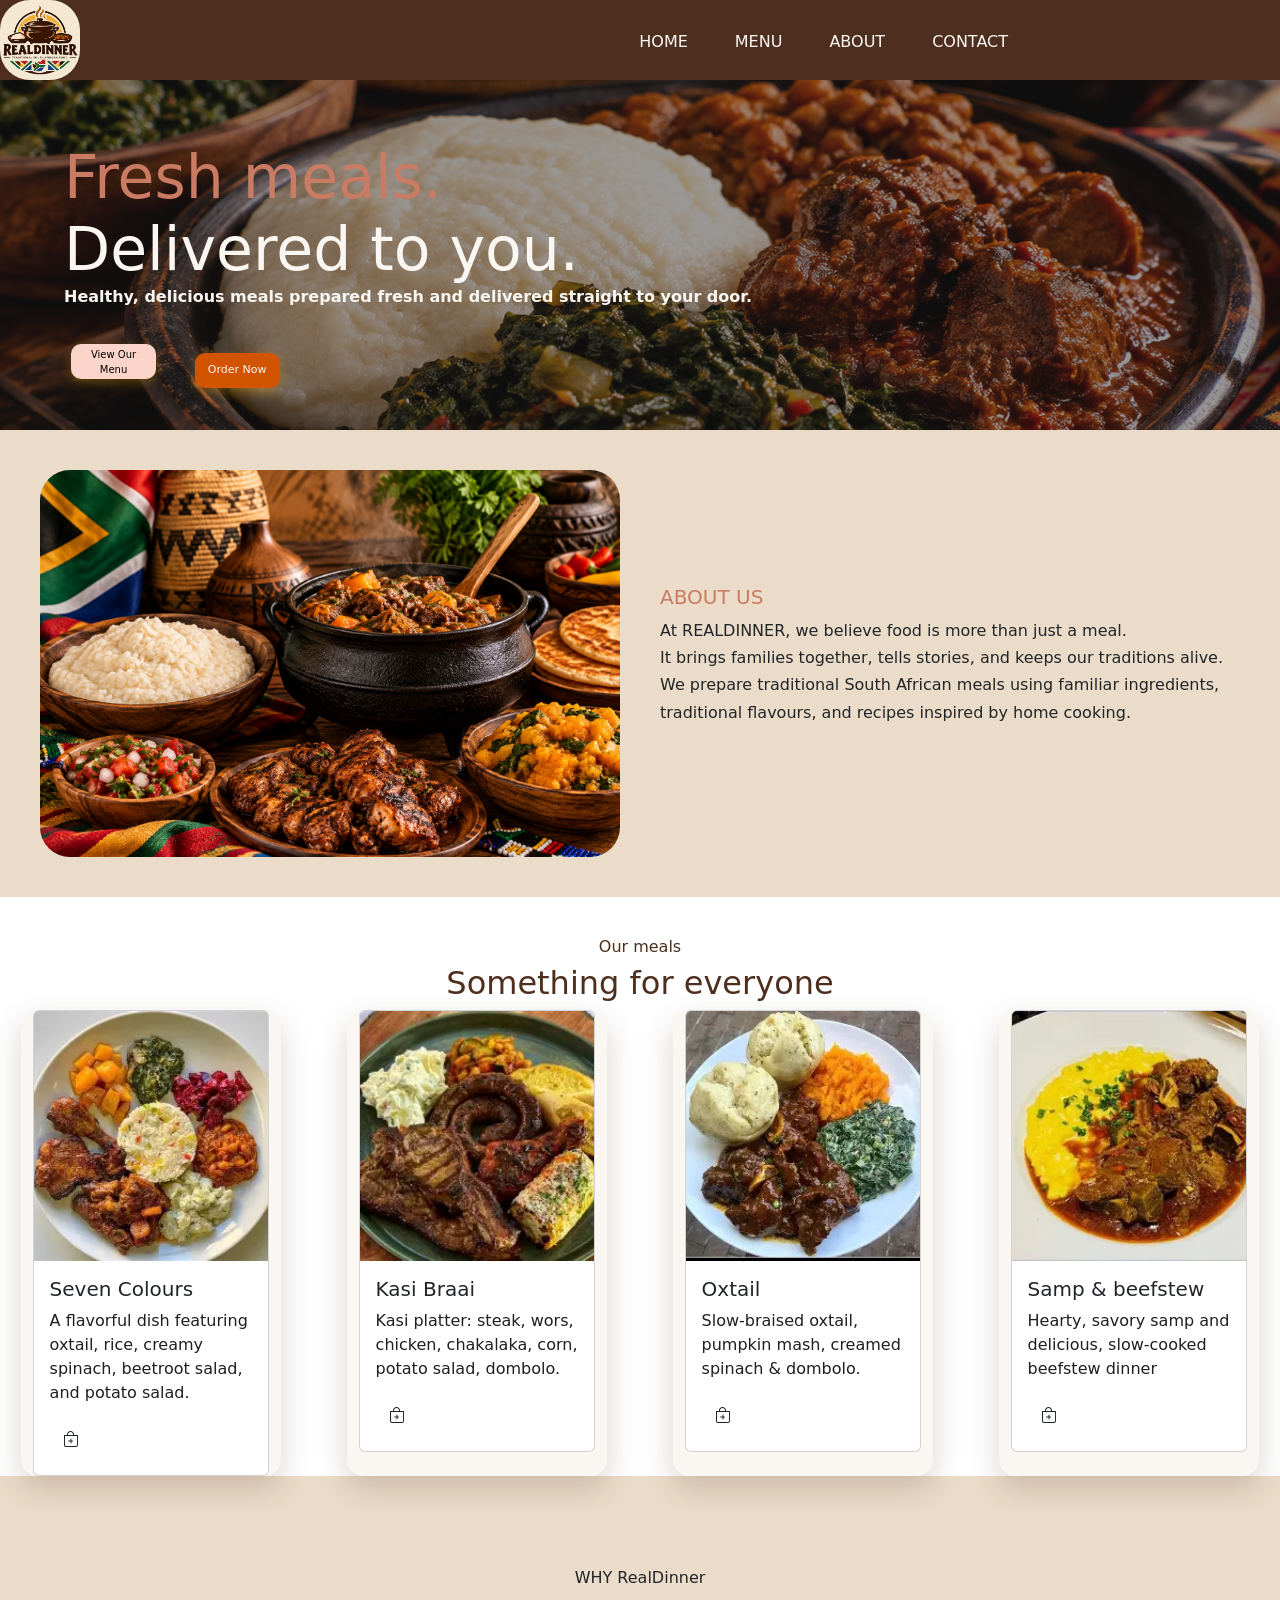
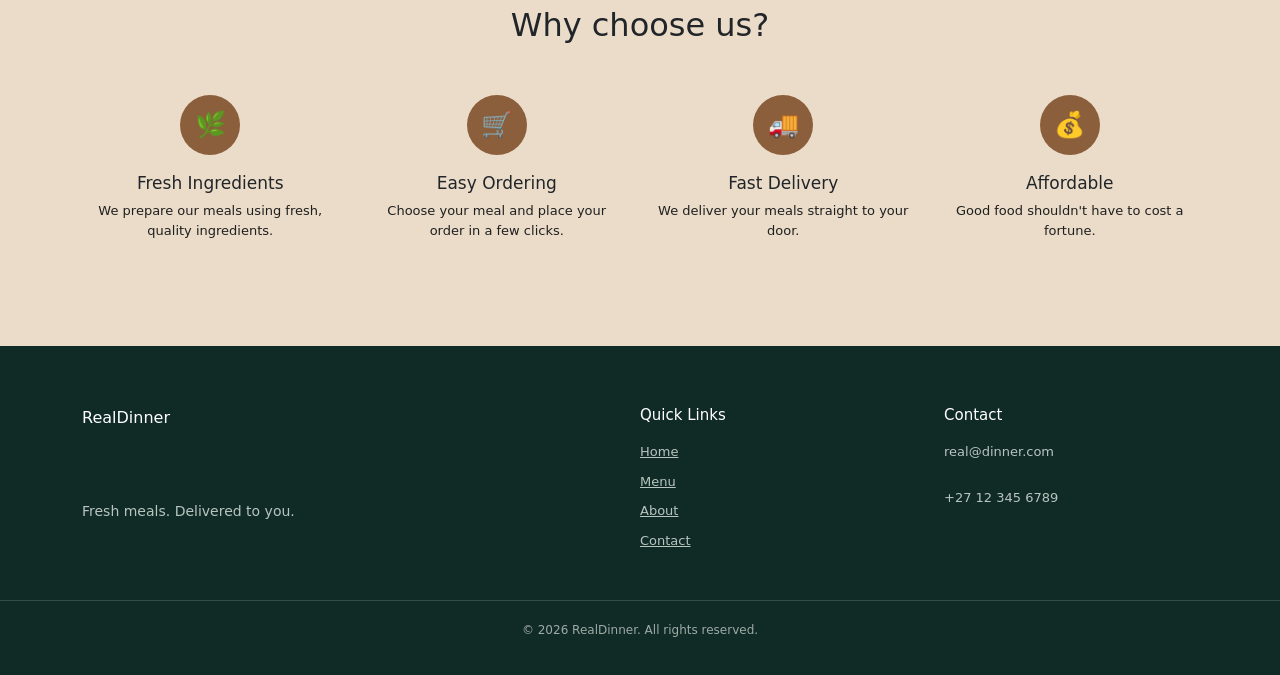
<file: index.html>
<!DOCTYPE html>
<html lang="en">
<head>
    <meta charset="UTF-8">
    <meta name="viewport" content="width=device-width, initial-scale=1.0">
    <link rel="stylesheet" href="style.css">
    <link href="https://cdn.jsdelivr.net/npm/bootstrap@5.3.8/dist/css/bootstrap.min.css" rel="stylesheet" integrity="sha384-sRIl4kxILFvY47J16cr9ZwB07vP4J8+LH7qKQnuqkuIAvNWLzeN8tE5YBujZqJLB" crossorigin="anonymous">
     <link rel="stylesheet" href="https://cdn.jsdelivr.net/npm/bootstrap-icons@1.11.3/font/bootstrap-icons.min.css">
    <title>RealDinner</title>
</head>
<body>
    <main class="mainBox" id="home">
            <img class="logo" src="img\ChatGPT Image Sep 6, 2026, 11_15_23 AM.png" alt="" srcset="">
        <nav>
            <ul>
               <li><a href="#home">HOME</a></li>
                <li><a href="#menu">MENU</a></li>
                <li><a href="#about">ABOUT</a></li>
                <li><a href="#contact">CONTACT</a></li>
            </ul>
        </nav>
           
    </main>
    <section class="hero">
        <div class="hero-content">
            <h1><span class="h1-partOne">Fresh meals. <br> </span> <span class="h1-partTwo">Delivered to you.</span></h1>
            <p>  Healthy, delicious meals prepared fresh and delivered straight to your door.</p>
            <p></p>
            <div class="btnS">
            <button class="mainBtn0" id="viewMenuBtn">View Our Menu</button>
            <button class="mainBtn" id="orderNowBtn">Order Now</button>
            </div>
        </div>
    </section>

    <section class="about" id="about">
    <img src="img\ChatGPT Image Sep 7, 2026, 01_58_23 PM.png" alt="">
    
    <div class="aboutUs">
    <h1>ABOUT US</h1>
    <p>At REALDINNER, we believe food is more than just a meal. <br> It brings families together, tells stories, and keeps our traditions alive. <br> We prepare traditional South African meals using familiar ingredients, traditional flavours, and recipes inspired by home cooking.</p>
    </div>
    </section>
     
    <section class="food" id="menu">
    <h6 class="heading">Our meals</h6>
    <h2>Something for everyone</h2>
  <div class="row row-cols-1 row-cols-sm-5 g-4 ">
  <div class="col">
      <div class="card">
      <img src="img\sevenc.webp" class="card-img-top" alt="...">
      <div class="card-body">
        <h5 class="card-title">Seven Colours</h5>
        <p class="card-text">A flavorful dish featuring oxtail, rice, creamy spinach, beetroot salad, and potato salad. </p>
        <button class="btn" type="submit"><i class="bi bi-bag-plus"></i></button>
      </div>
    </div>
  </div>
  <div class="col">
    <div class="card">
      <img src="img\braai.webp" class="card-img-top" alt="...">
      <div class="card-body">
        <h5 class="card-title">Kasi Braai</h5>
        <p class="card-text">Kasi platter: steak, wors, chicken, chakalaka, corn, potato salad, dombolo.</p>
        <button class="btn" type="submit"><i class="bi bi-bag-plus"></i></button>
    </div>
  </div>
  </div>
  <div class="col">
    <div class="card">
      <img src="img\oxtail.webp" class="card-img-top" alt="...">
      <div class="card-body">
        <h5 class="card-title">Oxtail</h5>
        <p class="card-text">Slow-braised oxtail, pumpkin mash, creamed spinach & dombolo.</p>
        <button class="btn"  type="submit"><i class="bi bi-bag-plus"></i></button>
      </div>
    </div>
  </div>
  <div class="col">
    <div class="card">
      <img src="img\samp&beefstew.webp" class="card-img-top" alt="...">
      <div class="card-body">
        <h5 class="card-title">Samp & beefstew</h5>
        <p class="card-text">Hearty, savory samp and delicious, slow-cooked beefstew dinner</p>
        <button class="btn"  type="submit"><i class="bi bi-bag-plus"></i></button>
    </div>
  </div>
 </div>
 </div>
 </section>
    <section class="why-us section">
     <div class="container">
      <div class="section-heading">
        <p class="section-label"> WHY RealDinner</p>
        <h2>Why choose us?</h2></div>
        <div class="benefits">
        <div class="benefit">
        <div class="benefit-icon"> 🌿</div>
        <h3>Fresh Ingredients</h3>
        <p>We prepare our meals using fresh, quality ingredients.</p>
    </div>
  
    <div class="benefit">
   <div class="benefit-icon">🛒</div>
    <h3>Easy Ordering</h3>
    <p>Choose your meal and place your order in a few clicks.</p>
  </div>
    <div class="benefit">
        <div class="benefit-icon">🚚</div>
        <h3>Fast Delivery</h3>
        <p>We deliver your meals straight to your door.</p>
    </div>
    <div class="benefit">
     <div class="benefit-icon">💰</div>
        <h3>Affordable</h3>
        <p>Good food shouldn't have to cost a fortune.</p>
    </div>
  </div>
 </div>
</section>

<footer id="contact">

        <div class="container footer-container">

            <div class="footer-brand">

                <div class="logo footer-logo">
                    RealDinner
                </div>

                <p>
                    Fresh meals. Delivered to you.
                </p>

            </div>


            <div class="footer-column">

                <h3>
                    Quick Links
                </h3>

                <a href="#home">Home</a>
                <a href="#menu">Menu</a>
                <a href="#about">About</a>
                <a href="#contact">Contact</a>

            </div>
            <div class="footer-column">
                <h3>
                    Contact
                </h3>
                <p>
                    real@dinner.com
                </p>
                <p>
                    +27 12 345 6789
                </p>
            </div>
        </div>
        <div class="footer-bottom">
            <p>
                © 2026 RealDinner. All rights reserved.
            </p>
        </div>
    </footer>


 <script src="index.js"></script>
    
</body>
</html>
</file>
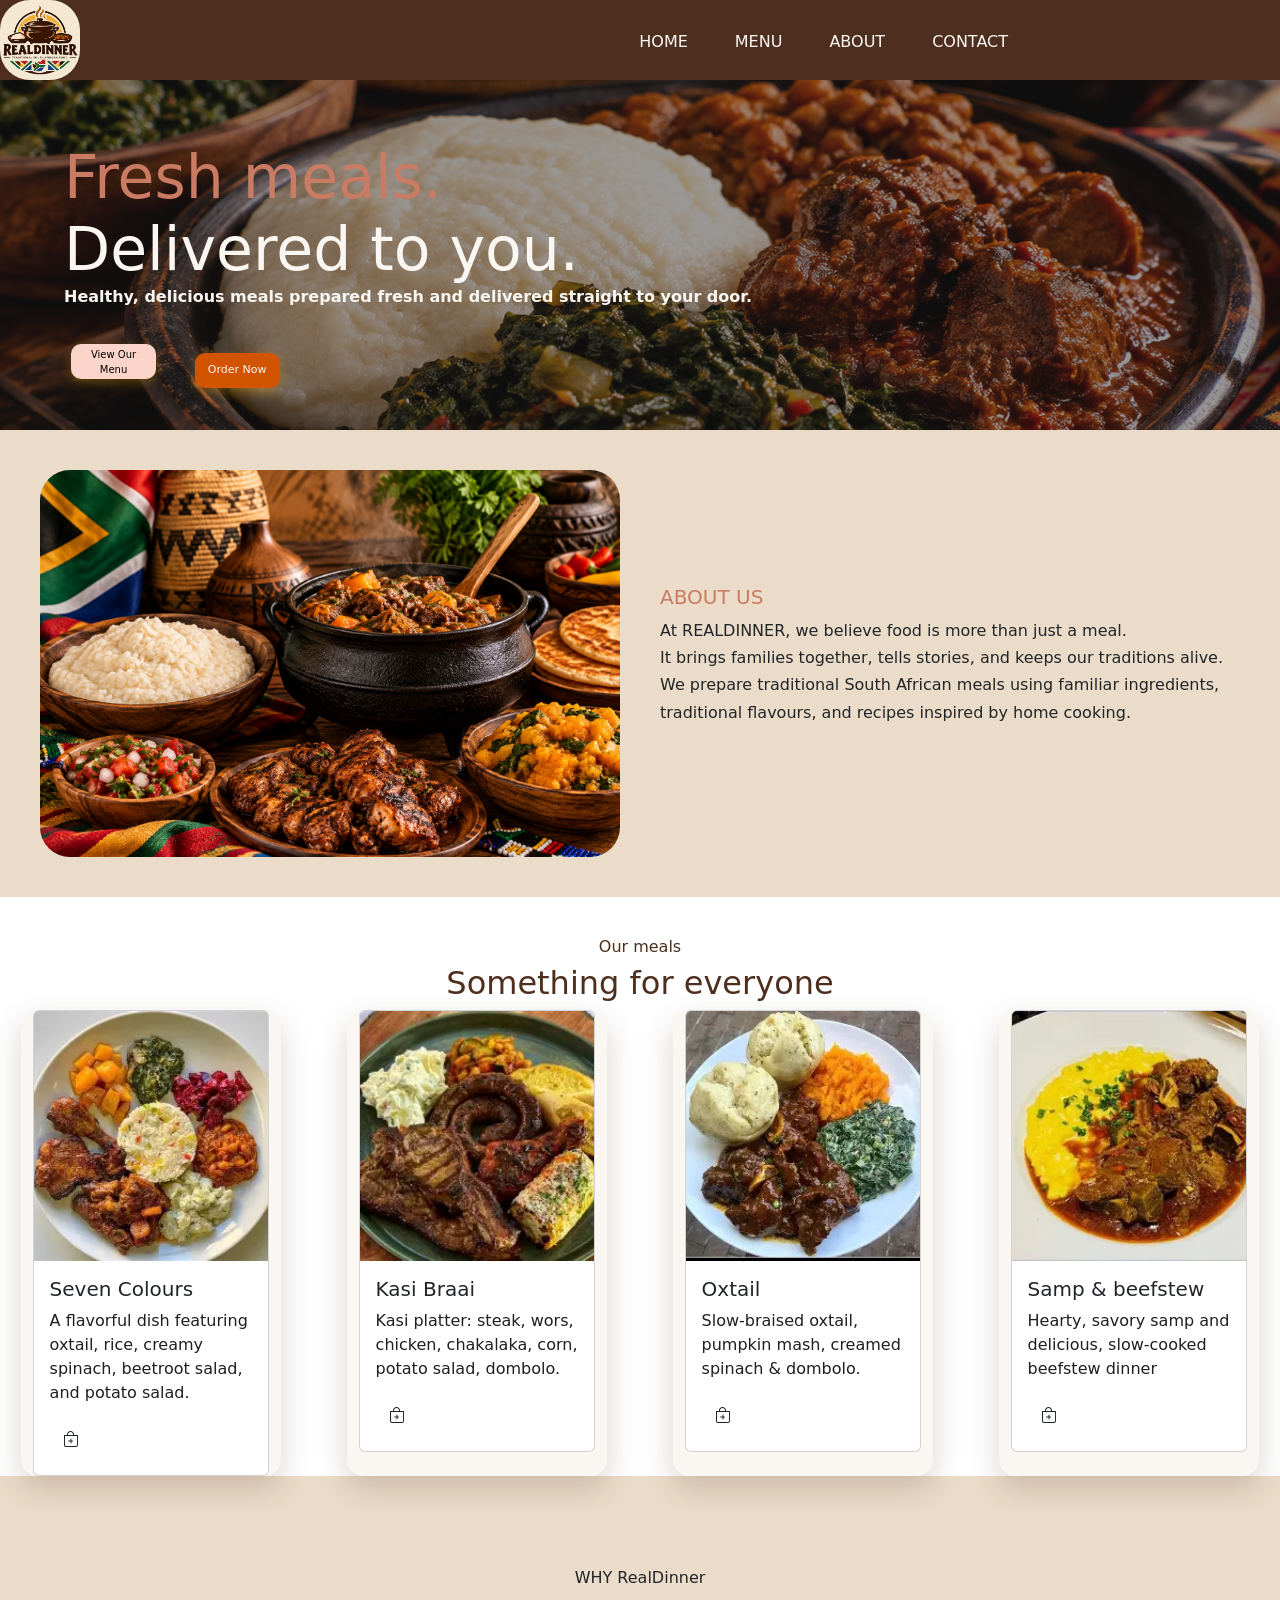
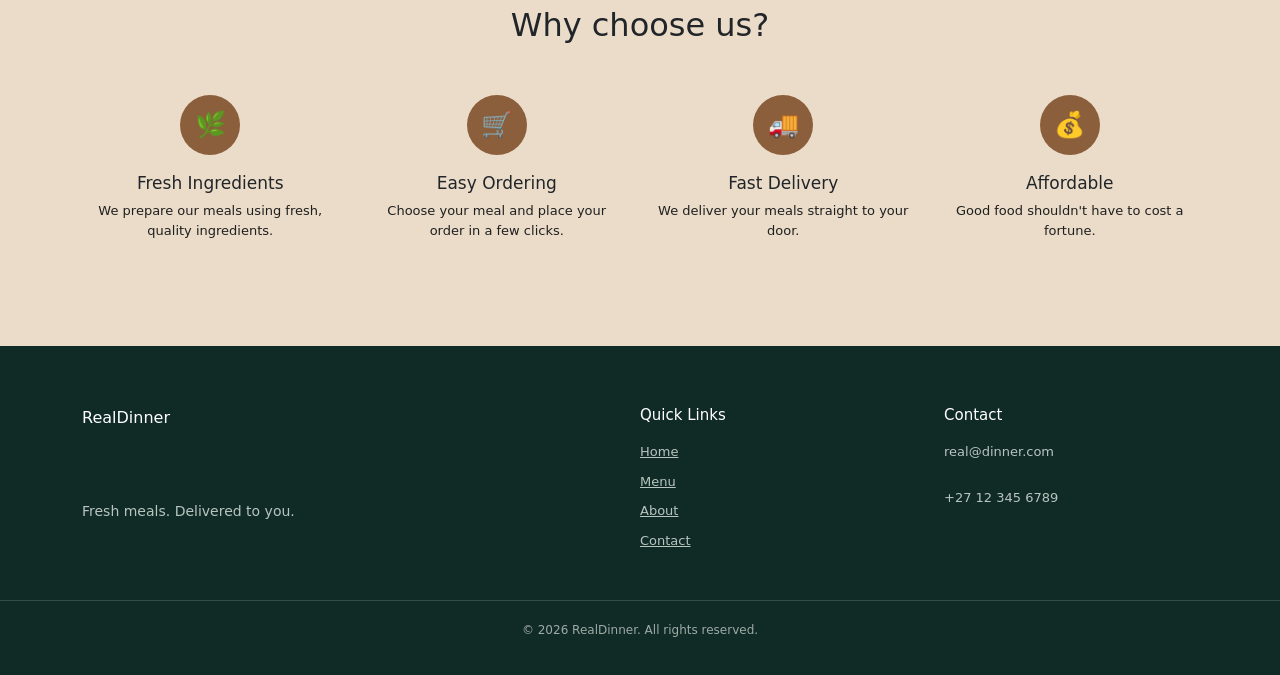
<file: home-page/index.html>
<!DOCTYPE html>
<html lang="en">
<head>
    <meta charset="UTF-8">
    <meta name="viewport" content="width=device-width, initial-scale=1.0">
    <link rel="stylesheet" href="style.css">
    <link href="https://cdn.jsdelivr.net/npm/bootstrap@5.3.8/dist/css/bootstrap.min.css" rel="stylesheet" integrity="sha384-sRIl4kxILFvY47J16cr9ZwB07vP4J8+LH7qKQnuqkuIAvNWLzeN8tE5YBujZqJLB" crossorigin="anonymous">
     <link rel="stylesheet" href="https://cdn.jsdelivr.net/npm/bootstrap-icons@1.11.3/font/bootstrap-icons.min.css">
    <title>RealDinner</title>
</head>
<body>
    <main class="mainBox" id="home">
            <img class="logo" src="../img/ChatGPT Image Sep 6, 2026, 11_15_23 AM.png" alt="" srcset="">
        <nav>
            <ul>
               <li><a href="#home">HOME</a></li>
                <li><a href="#menu">MENU</a></li>
                <li><a href="#about">ABOUT</a></li>
                <li><a href="#contact">CONTACT</a></li>
            </ul>
        </nav>
           
    </main>
    <section class="hero">
        <div class="hero-content">
            <h1><span class="h1-partOne">Fresh meals. <br> </span> <span class="h1-partTwo">Delivered to you.</span></h1>
            <p>  Healthy, delicious meals prepared fresh and delivered straight to your door.</p>
            <p></p>
            <div class="btnS">
            <button class="mainBtn0" id="viewMenuBtn">View Our Menu</button>
            <button class="mainBtn" id="orderNowBtn">Order Now</button>
            </div>
        </div>
    </section>

    <section class="about" id="about">
    <img src="../img/ChatGPT Image Sep 7, 2026, 01_58_23 PM.png" alt="">
    
    <div class="aboutUs">
    <h1>ABOUT US</h1>
    <p>At REALDINNER, we believe food is more than just a meal. <br> It brings families together, tells stories, and keeps our traditions alive. <br> We prepare traditional South African meals using familiar ingredients, traditional flavours, and recipes inspired by home cooking.</p>
    </div>
    </section>
     
    <section class="food" id="menu">
    <h6 class="heading">Our meals</h6>
    <h2>Something for everyone</h2>
  <div class="row row-cols-1 row-cols-sm-5 g-4 ">
  <div class="col">
      <div class="card">
      <img src="../img/sevenc.webp" class="card-img-top" alt="...">
      <div class="card-body">
        <h5 class="card-title">Seven Colours</h5>
        <p class="card-text">A flavorful dish featuring oxtail, rice, creamy spinach, beetroot salad, and potato salad. </p>
        <button class="btn" type="submit"><i class="bi bi-bag-plus"></i></button>
      </div>
    </div>
  </div>
  <div class="col">
    <div class="card">
      <img src="../img/braai.webp" class="card-img-top" alt="...">
      <div class="card-body">
        <h5 class="card-title">Kasi Braai</h5>
        <p class="card-text">Kasi platter: steak, wors, chicken, chakalaka, corn, potato salad, dombolo.</p>
        <button class="btn" type="submit"><i class="bi bi-bag-plus"></i></button>
    </div>
  </div>
  </div>
  <div class="col">
    <div class="card">
      <img src="../img/oxtail.webp" class="card-img-top" alt="...">
      <div class="card-body">
        <h5 class="card-title">Oxtail</h5>
        <p class="card-text">Slow-braised oxtail, pumpkin mash, creamed spinach & dombolo.</p>
        <button class="btn"  type="submit"><i class="bi bi-bag-plus"></i></button>
      </div>
    </div>
  </div>
  <div class="col">
    <div class="card">
      <img src="../img/samp&beefstew.webp" class="card-img-top" alt="...">
      <div class="card-body">
        <h5 class="card-title">Samp & beefstew</h5>
        <p class="card-text">Hearty, savory samp and delicious, slow-cooked beefstew dinner</p>
        <button class="btn"  type="submit"><i class="bi bi-bag-plus"></i></button>
    </div>
  </div>
 </div>
 </div>
 </section>
    <section class="why-us section">
     <div class="container">
      <div class="section-heading">
        <p class="section-label"> WHY RealDinner</p>
        <h2>Why choose us?</h2></div>
        <div class="benefits">
        <div class="benefit">
        <div class="benefit-icon"> 🌿</div>
        <h3>Fresh Ingredients</h3>
        <p>We prepare our meals using fresh, quality ingredients.</p>
    </div>
  
    <div class="benefit">
   <div class="benefit-icon">🛒</div>
    <h3>Easy Ordering</h3>
    <p>Choose your meal and place your order in a few clicks.</p>
  </div>
    <div class="benefit">
        <div class="benefit-icon">🚚</div>
        <h3>Fast Delivery</h3>
        <p>We deliver your meals straight to your door.</p>
    </div>
    <div class="benefit">
     <div class="benefit-icon">💰</div>
        <h3>Affordable</h3>
        <p>Good food shouldn't have to cost a fortune.</p>
    </div>
  </div>
 </div>
</section>

<footer id="contact">

        <div class="container footer-container">

            <div class="footer-brand">

                <div class="logo footer-logo">
                    RealDinner
                </div>

                <p>
                    Fresh meals. Delivered to you.
                </p>

            </div>


            <div class="footer-column">

                <h3>
                    Quick Links
                </h3>

                <a href="#home">Home</a>
                <a href="#menu">Menu</a>
                <a href="#about">About</a>
                <a href="#contact">Contact</a>

            </div>
            <div class="footer-column">
                <h3>
                    Contact
                </h3>
                <p>
                    real@dinner.com
                </p>
                <p>
                    +27 12 345 6789
                </p>
            </div>
        </div>
        <div class="footer-bottom">
            <p>
                © 2026 RealDinner. All rights reserved.
            </p>
        </div>
    </footer>


 <script src="index.js"></script>
    
</body>
</html>
</file>
<file: style.css>
*{
    box-sizing: border-box;
}
html {
    scroll-behavior: smooth;
    scroll-padding-top: 100px;
}
body {
    background-color: #FAF7F2;
    color:#1F1F1F ;
}
img {
    width: 100%;
}
@media(max-width: 768px){
    .mainBox{
        display: flex;
        flex-direction: column;
        align-items: center;
        padding: 15px;
    }

      nav ul {
        padding: 0;
        gap: 20px;
        flex-wrap: wrap;
        justify-content: center;
    }

     .hero {
        height: auto;
        min-height: 350px;
        background-position: center;
    }

    .hero-content {
        margin-left: 15px;
        margin-right: 15px;
    }

    .h1-partOne,
    .h1-partTwo {
        font-size: clamp(32px, 8vw, 50px);
    }

      .about {
        grid-template-columns: 1fr;
        padding: 25px;
        gap: 30px;
        text-align: center;
    }

    .about img {
        width: 100%;
        height: auto;
        max-width: 600px;
    }

      .aboutUs {
        text-align: center;
    }
     .aboutUs p {
        font-size: 10px;
    }

    .food {
        padding: 0 20px;
    }


    .food img {
        width: 100%;
        height: 250px;
        object-fit: cover;
    }

}

@media (max-width: 576px) {

    .mainBox {
        padding: 10px;
    }

    .logo {
        width: 60px;
        height: 60px;
    }

    nav ul {
        gap: 10px;
        font-size: 14px;
    }

    .hero {
        min-height: 400px;
    }

    .hero-content {
        margin-left: 15px;
        margin-right: 15px;
    }

    .h1-partOne,
    .h1-partTwo {
        font-size: 35px;
    }

    .hero-content p {
        font-size: 15px;
    }

    .btnS {
        display: flex;
        flex-wrap: wrap;
        font-size: 10px;
    }

    .mainBtn,
    .mainBtn0 {
        position: static;
        width: 120px;
    }

    .about {
        padding: 20px;
    }

    .about h1 {
        font-size: 20px;
    }

    .about p {
        font-size: 9px;
        line-height: 1.6;
    }

    .food {
        margin-top: 25px;
        padding: 0 15px;
    }

    .food h2 {
        font-size: 25px;
    }

    .food img {
        height: 220px;
    }

    .card {
        width: 100%;
    }
}

.mainBox{
    background-color:#4E2E1E ;
    display: grid;
    grid-template-columns: 1fr 3fr 1fr;
    position: sticky;
    top: 0;
    z-index: 1000;

}

.logo{
    width: 80px;
    height: 80px;
    border-radius: 30px;

}
nav {
    display: flex;
    justify-content: flex-end;
    align-items: center;
}
nav ul li {
    padding: 8px 16px;
    border-radius: 30px;
    transition: all 0.3s ease;
}


nav ul {
    list-style: none;
    display: flex;
    justify-content: space-between;
    padding-top: 20px;
    cursor: pointer;
    gap: 15px;
}
nav ul li a {
    color: #FAF7F2;
    text-decoration: none;
    display: block;
}

nav ul li:hover {
    font-weight: bold;
    border-radius: 30px;
    padding: 8px 16px;
    background-color: rgba(255, 255, 255, 0.15);
    transition: all 0.3s ease-in;
}

.mainBtn{
    border: none;
    background-color: #D35400;
    width: 85px;
    height: 35px;
    border-radius: 10px;
    position: relative;
    left: 40px;
    top: 19px;
    box-shadow: 0 4px 12px rgba(244, 180, 0, 0.30);
    transition: all 0.3s ease;
    font-size: 11px;
    color: #FAF7F2;
}

.mainBtn:Hover{
   background-color: #F4B400; 
   transform: translateY(-2px);
   box-shadow: 0 7px 18px rgba(244, 180, 0, 0.40);
}

.hero{
    background-image: linear-gradient(rgba(31, 31, 31, 0.45), rgba(31, 31, 31, 0.45)), url("img/HeroVhavendaDish.png");
    background-size: cover;
    background-position: center;
    min-height: 350px;
    width: 100%;
    display: flex;
    align-items: center;
}
.hero-content h1{
   color: #cdc6c6;
    margin: 0;
    padding-top: 0;
    animation: heroEntrance 0.8s ease-out both;
}
.hero-content{
    color: #1a1a0f;
    font-weight: bold;
    margin-left: 5%;
    margin-right: 5%;
    max-width: 700px;
}
.hero-content > p:first-of-type {
    color: #FAF7F2;
    animation: heroEntrance 0.8s 0.15s ease-out both;
}
.btnS button {
    animation: heroEntrance 0.8s 0.3s ease-out both;
}

.btnS button:nth-child(2) {
    animation-delay: 0.45s;
}

@keyframes heroEntrance {
    from {
        opacity: 0;
        transform: translateY(20px);
    }
    to {
        opacity: 1;
        transform: translateY(0);
    }
}

@media (prefers-reduced-motion: reduce) {
    html {
        scroll-behavior: auto;
    }

    .hero-content h1,
    .hero-content > p:first-of-type,
    .btnS button {
        animation: none;
    }
}
.h1-partOne {
    font-size: 60px;
    color: #C97B63;
     font-size: clamp(35px, 6vw, 60px);
  
}
.h1-partTwo{
    font-size: 60px;
    color: #FAF7F2;
     font-size: clamp(35px, 6vw, 60px);
}
.mainBtn0 {
    border: none;
    background-color: #fbd5c9;
    width: 85px;
    height: 35px;
    border-radius: 10px;
    position: relative;
    left: 7px;
    top: 19px;
    box-shadow: 0 4px 12px rgba(244, 180, 0, 0.30);
    transition: all 0.3s ease;
    font-size: 10px;
}
.mainBtn0:hover{
    transform: translateY(-2px);
   box-shadow: 0 7px 18px rgba(246, 189, 35, 0.896);
}

.about{
    display: grid;
    grid-template-columns: 1fr 1fr;
    background-color: #EADCC8;
    gap: 40px;
    padding: 40px;
    align-items: center;

}
.about img{
    border-radius: 30px;
    width: 100%;
    max-width: 700px;
    height: auto;
    display: block
}
.about h1{
    font-size: 20px;
    color: #C97B63;

}
.aboutUs{
    width: 100%;

}
.aboutUs p{
     line-height: 1.7;
}
.food{
    margin-top: 40px;
}
h6.heading{
    color: #4E2E1E;
    text-align: center;
}
.food h2{
    text-align: center;
    color: #4E2E1E;
}
.food img{
    width: 100%;
    height: 250px;
    object-fit: cover;
}
.col{
     box-shadow: 0 12px 30px rgba(78, 46, 30, 0.20);
      background: #FAF7F2;
      border-radius: 16px;
     transition: all 0.3s ease;
     display: block;
     margin: 0 auto;
}

.col:hover {
    transform: translateY(-6px);
     background-color: #F4B400;
    box-shadow: 0 14px 30px rgba(78, 46, 30, 0.22);
}

.card {
    background-color: #FAF7F2;
    color: #1F1F1F;
}

.card-title,
.card-text {
    color: #1F1F1F;
}

.col:hover .card {
    background-color: #F4B400;
}

.benefits {
    display: grid;
    grid-template-columns:
        repeat(4, 1fr);
    gap: 30px;
    text-align: center;
}

.benefit-icon {
    width: 60px;
    height: 60px;

    display: flex;
    align-items: center;
    justify-content: center;

    margin: 0 auto 18px;

    border-radius: 50%;

    background: #8B5E3C;
    color: white;

    font-size: 25px;
}
.section {
    padding: 90px 0;
}
.section-heading {
    text-align: center;
    margin-bottom: 50px;
}
.why-us{
    background-color: #EADCC8;
}

.benefit h3 {
    font-size: 17px;
    margin-bottom: 8px;
}

.benefit p {
    color: #1F1F1F;
    font-size: 13px;
}

footer {
    background: #102b25;
    color: white;
    padding-top: 60px;
}

.footer-container {
    display: grid;
    grid-template-columns:
        2fr 1fr 1fr;

    gap: 50px;
    padding-bottom: 50px;
}

.footer-logo {
    color: white;
    margin-bottom: 15px;
}

.footer-brand p {
    color: #b8c4bf;
    font-size: 14px;
}

.footer-column {
    display: flex;
    flex-direction: column;
    gap: 10px;
}

.footer-column h3 {
    font-size: 15px;
    margin-bottom: 8px;
}

.footer-column a,
.footer-column p {
    color: #b8c4bf;
    font-size: 13px;
}

.footer-column a:hover {
    color: white;
}

.footer-bottom {
    border-top: 1px solid rgba(255,255,255,0.15);

    text-align: center;

    padding: 20px;

    color: #9eaaa5;

    font-size: 12px;
}
</file>
<file: home-page/style.css>
*{
    box-sizing: border-box;
}
html {
    scroll-behavior: smooth;
    scroll-padding-top: 100px;
}
body {
    background-color: #FAF7F2;
    color:#1F1F1F ;
}
img {
    width: 100%;
}
@media(max-width: 768px){
    .mainBox{
        display: flex;
        flex-direction: column;
        align-items: center;
        padding: 15px;
    }

      nav ul {
        padding: 0;
        gap: 20px;
        flex-wrap: wrap;
        justify-content: center;
    }

     .hero {
        height: auto;
        min-height: 350px;
        background-position: center;
    }

    .hero-content {
        margin-left: 15px;
        margin-right: 15px;
    }

    .h1-partOne,
    .h1-partTwo {
        font-size: clamp(32px, 8vw, 50px);
    }

      .about {
        grid-template-columns: 1fr;
        padding: 25px;
        gap: 30px;
        text-align: center;
    }

    .about img {
        width: 100%;
        height: auto;
        max-width: 600px;
    }

      .aboutUs {
        text-align: center;
    }
     .aboutUs p {
        font-size: 10px;
    }

    .food {
        padding: 0 20px;
    }


    .food img {
        width: 100%;
        height: 250px;
        object-fit: cover;
    }

}

@media (max-width: 576px) {

    .mainBox {
        padding: 10px;
    }

    .logo {
        width: 60px;
        height: 60px;
    }

    nav ul {
        gap: 10px;
        font-size: 14px;
    }

    .hero {
        min-height: 400px;
    }

    .hero-content {
        margin-left: 15px;
        margin-right: 15px;
    }

    .h1-partOne,
    .h1-partTwo {
        font-size: 35px;
    }

    .hero-content p {
        font-size: 15px;
    }

    .btnS {
        display: flex;
        flex-wrap: wrap;
        font-size: 10px;
    }

    .mainBtn,
    .mainBtn0 {
        position: static;
        width: 120px;
    }

    .about {
        padding: 20px;
    }

    .about h1 {
        font-size: 20px;
    }

    .about p {
        font-size: 9px;
        line-height: 1.6;
    }

    .food {
        margin-top: 25px;
        padding: 0 15px;
    }

    .food h2 {
        font-size: 25px;
    }

    .food img {
        height: 220px;
    }

    .card {
        width: 100%;
    }
}

.mainBox{
    background-color:#4E2E1E ;
    display: grid;
    grid-template-columns: 1fr 3fr 1fr;
    position: sticky;
    top: 0;
    z-index: 1000;

}

.logo{
    width: 80px;
    height: 80px;
    border-radius: 30px;

}
nav {
    display: flex;
    justify-content: flex-end;
    align-items: center;
}
nav ul li {
    padding: 8px 16px;
    border-radius: 30px;
    transition: all 0.3s ease;
}


nav ul {
    list-style: none;
    display: flex;
    justify-content: space-between;
    padding-top: 20px;
    cursor: pointer;
    gap: 15px;
}
nav ul li a {
    color: #FAF7F2;
    text-decoration: none;
    display: block;
}

nav ul li:hover {
    font-weight: bold;
    border-radius: 30px;
    padding: 8px 16px;
    background-color: rgba(255, 255, 255, 0.15);
    transition: all 0.3s ease-in;
}

.mainBtn{
    border: none;
    background-color: #D35400;
    width: 85px;
    height: 35px;
    border-radius: 10px;
    position: relative;
    left: 40px;
    top: 19px;
    box-shadow: 0 4px 12px rgba(244, 180, 0, 0.30);
    transition: all 0.3s ease;
    font-size: 11px;
    color: #FAF7F2;
}

.mainBtn:Hover{
   background-color: #F4B400; 
   transform: translateY(-2px);
   box-shadow: 0 7px 18px rgba(244, 180, 0, 0.40);
}

.hero{
    background-image: linear-gradient(rgba(31, 31, 31, 0.45), rgba(31, 31, 31, 0.45)), url("../img/HeroVhavendaDish.png");
    background-size: cover;
    background-position: center;
    min-height: 350px;
    width: 100%;
    display: flex;
    align-items: center;
}
.hero-content h1{
   color: #cdc6c6;
    margin: 0;
    padding-top: 0;
    animation: heroEntrance 0.8s ease-out both;
}
.hero-content{
    color: #1a1a0f;
    font-weight: bold;
    margin-left: 5%;
    margin-right: 5%;
    max-width: 700px;
}
.hero-content > p:first-of-type {
    color: #FAF7F2;
    animation: heroEntrance 0.8s 0.15s ease-out both;
}
.btnS button {
    animation: heroEntrance 0.8s 0.3s ease-out both;
}

.btnS button:nth-child(2) {
    animation-delay: 0.45s;
}

@keyframes heroEntrance {
    from {
        opacity: 0;
        transform: translateY(20px);
    }
    to {
        opacity: 1;
        transform: translateY(0);
    }
}

@media (prefers-reduced-motion: reduce) {
    html {
        scroll-behavior: auto;
    }

    .hero-content h1,
    .hero-content > p:first-of-type,
    .btnS button {
        animation: none;
    }
}
.h1-partOne {
    font-size: 60px;
    color: #C97B63;
     font-size: clamp(35px, 6vw, 60px);
  
}
.h1-partTwo{
    font-size: 60px;
    color: #FAF7F2;
     font-size: clamp(35px, 6vw, 60px);
}
.mainBtn0 {
    border: none;
    background-color: #fbd5c9;
    width: 85px;
    height: 35px;
    border-radius: 10px;
    position: relative;
    left: 7px;
    top: 19px;
    box-shadow: 0 4px 12px rgba(244, 180, 0, 0.30);
    transition: all 0.3s ease;
    font-size: 10px;
}
.mainBtn0:hover{
    transform: translateY(-2px);
   box-shadow: 0 7px 18px rgba(246, 189, 35, 0.896);
}

.about{
    display: grid;
    grid-template-columns: 1fr 1fr;
    background-color: #EADCC8;
    gap: 40px;
    padding: 40px;
    align-items: center;

}
.about img{
    border-radius: 30px;
    width: 100%;
    max-width: 700px;
    height: auto;
    display: block
}
.about h1{
    font-size: 20px;
    color: #C97B63;

}
.aboutUs{
    width: 100%;

}
.aboutUs p{
     line-height: 1.7;
}
.food{
    margin-top: 40px;
}
h6.heading{
    color: #4E2E1E;
    text-align: center;
}
.food h2{
    text-align: center;
    color: #4E2E1E;
}
.food img{
    width: 100%;
    height: 250px;
    object-fit: cover;
}
.col{
     box-shadow: 0 12px 30px rgba(78, 46, 30, 0.20);
      background: #FAF7F2;
      border-radius: 16px;
     transition: all 0.3s ease;
     display: block;
     margin: 0 auto;
}

.col:hover {
    transform: translateY(-6px);
     background-color: #F4B400;
    box-shadow: 0 14px 30px rgba(78, 46, 30, 0.22);
}

.card {
    background-color: #FAF7F2;
    color: #1F1F1F;
}

.card-title,
.card-text {
    color: #1F1F1F;
}

.col:hover .card {
    background-color: #F4B400;
}

.benefits {
    display: grid;
    grid-template-columns:
        repeat(4, 1fr);
    gap: 30px;
    text-align: center;
}

.benefit-icon {
    width: 60px;
    height: 60px;

    display: flex;
    align-items: center;
    justify-content: center;

    margin: 0 auto 18px;

    border-radius: 50%;

    background: #8B5E3C;
    color: white;

    font-size: 25px;
}
.section {
    padding: 90px 0;
}
.section-heading {
    text-align: center;
    margin-bottom: 50px;
}
.why-us{
    background-color: #EADCC8;
}

.benefit h3 {
    font-size: 17px;
    margin-bottom: 8px;
}

.benefit p {
    color: #1F1F1F;
    font-size: 13px;
}

footer {
    background: #102b25;
    color: white;
    padding-top: 60px;
}

.footer-container {
    display: grid;
    grid-template-columns:
        2fr 1fr 1fr;

    gap: 50px;
    padding-bottom: 50px;
}

.footer-logo {
    color: white;
    margin-bottom: 15px;
}

.footer-brand p {
    color: #b8c4bf;
    font-size: 14px;
}

.footer-column {
    display: flex;
    flex-direction: column;
    gap: 10px;
}

.footer-column h3 {
    font-size: 15px;
    margin-bottom: 8px;
}

.footer-column a,
.footer-column p {
    color: #b8c4bf;
    font-size: 13px;
}

.footer-column a:hover {
    color: white;
}

.footer-bottom {
    border-top: 1px solid rgba(255,255,255,0.15);

    text-align: center;

    padding: 20px;

    color: #9eaaa5;

    font-size: 12px;
}
</file>
